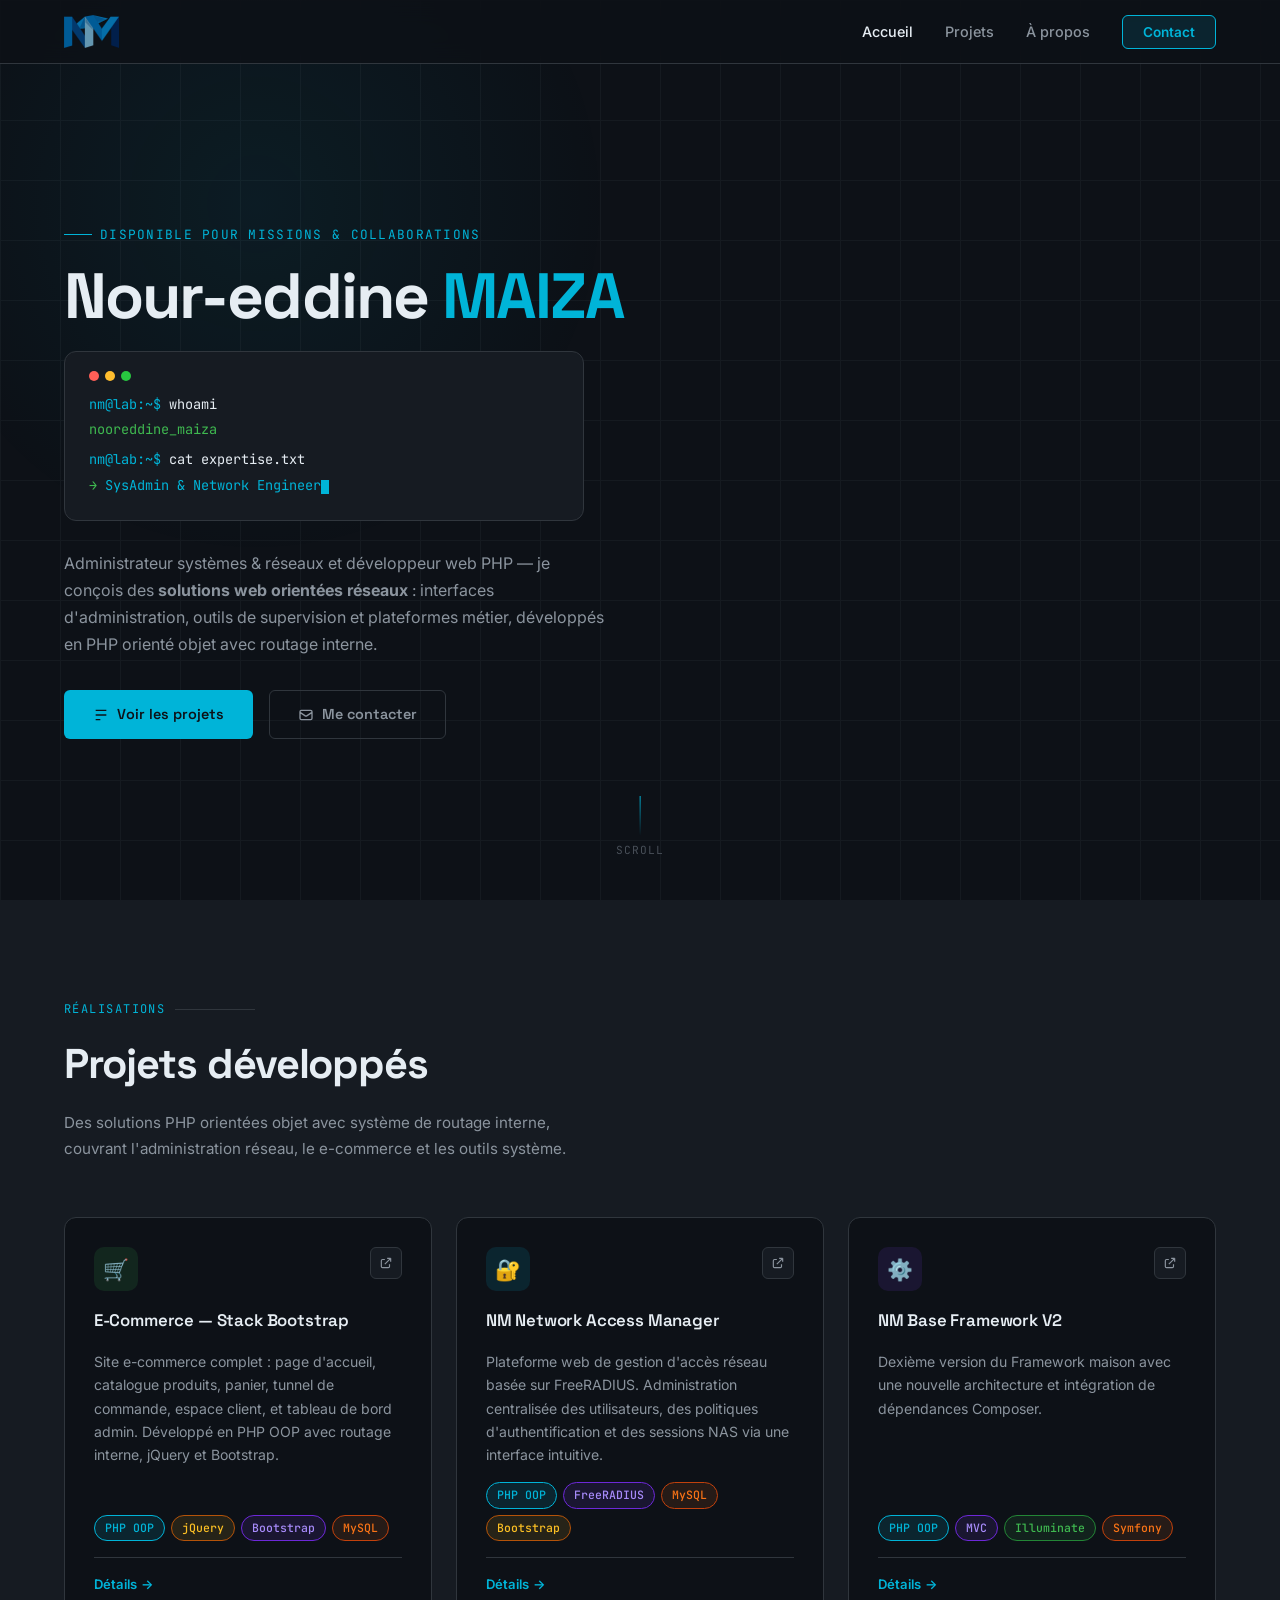
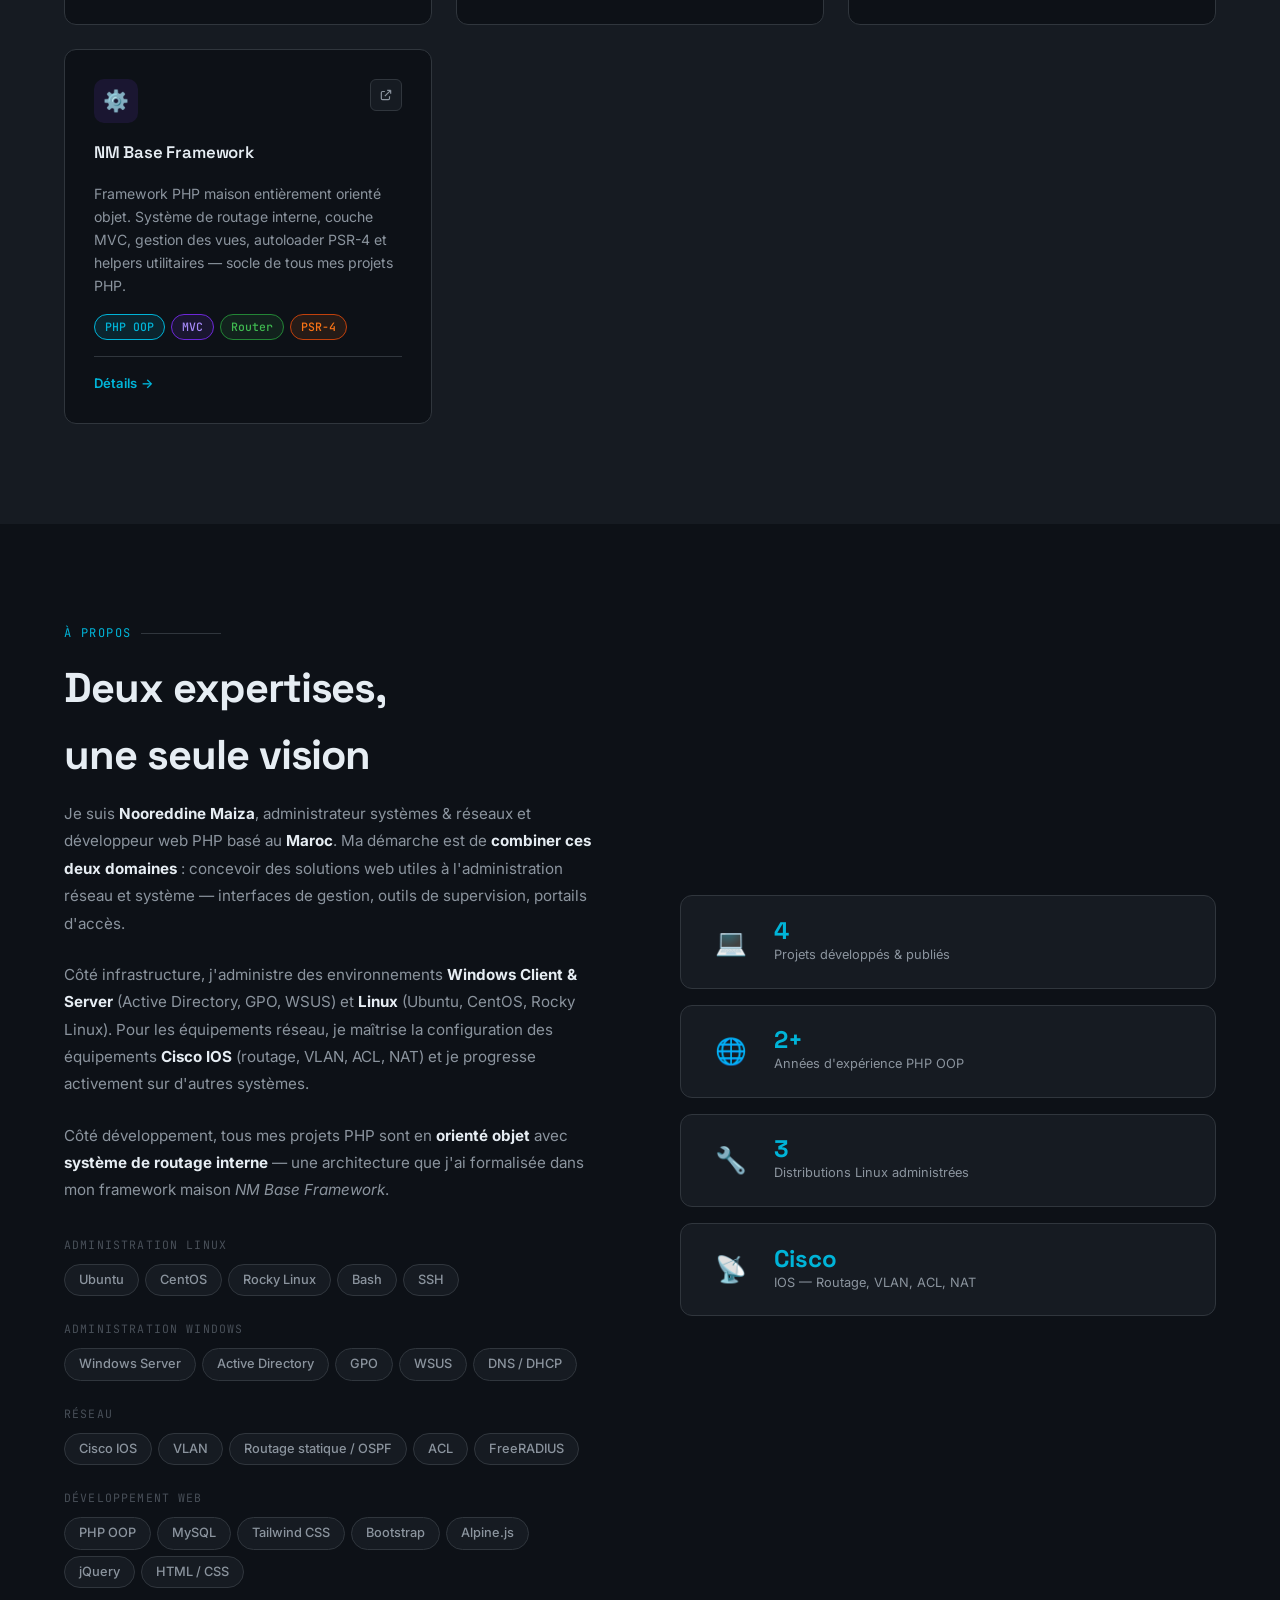
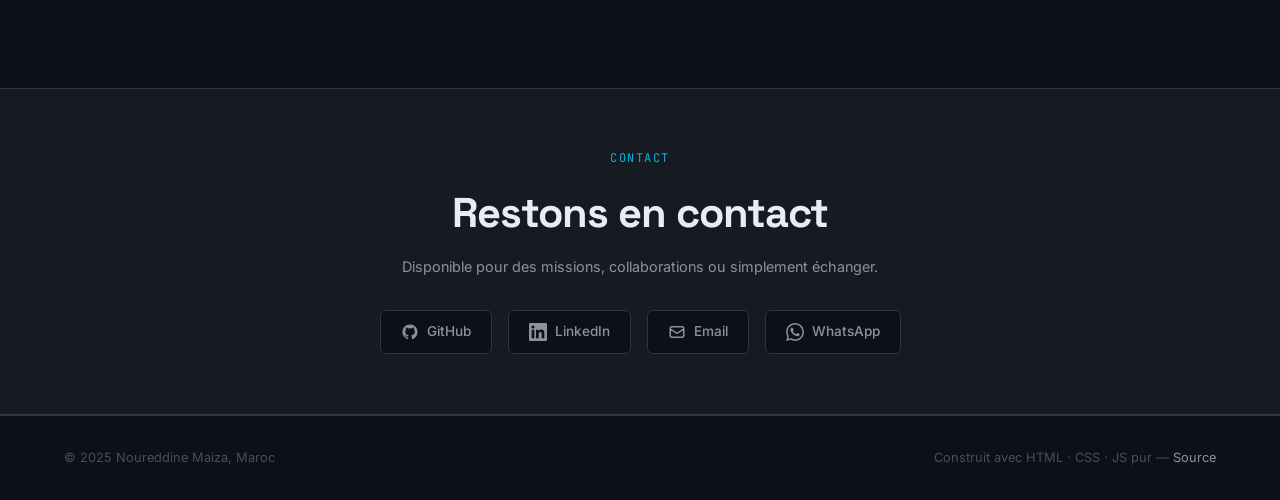
<file: index.html>
<!DOCTYPE html>
<html lang="fr">
<head>
  <meta charset="UTF-8" />
  <meta name="viewport" content="width=device-width, initial-scale=1.0" />
  <title>Nooreddine Maiza — SysAdmin & Développeur PHP</title>
  <meta name="description" content="Administrateur systèmes & réseaux, développeur web PHP orienté objet. Maroc." />
  <link rel="stylesheet" href="css/style.css" />
  <!-- Favicon placeholder -->
  <link rel="shortcut icon" href="images/favicon.ico" type="image/x-icon">
</head>
<body>

  <!-- ===================================================
       NAVIGATION
       =================================================== -->
  <nav class="nav">
    <a href="#home" class="nav-logo"><img src="images/NM_logo.png" style="max-width: 55px;" alt="NM_logo"></a>
    <ul class="nav-links">
      <li><a href="#home"     class="active">Accueil</a></li>
      <li><a href="#projects">Projets</a></li>
      <li><a href="#about">À propos</a></li>
      <li><a href="#contact" class="nav-cta">Contact</a></li>
    </ul>
    <div class="nav-burger" aria-label="Menu" role="button" tabindex="0">
      <span></span><span></span><span></span>
    </div>
  </nav>

  <!-- ===================================================
       HERO
       =================================================== -->
  <section id="home" class="hero">
    <div class="hero-content">

      <p class="hero-eyebrow">Disponible pour missions &amp; collaborations</p>

      <h1 class="hero-name">
        Nour-eddine <span class="accent">MAIZA</span>
      </h1>

      <!-- Terminal widget -->
      <div class="terminal">
        <div class="terminal-bar">
          <div class="terminal-dot"></div>
          <div class="terminal-dot"></div>
          <div class="terminal-dot"></div>
        </div>
        <div class="terminal-line">
          <span class="prompt">nm@lab:~$</span>
          <span class="cmd"> whoami</span>
        </div>
        <div class="terminal-line">
          <span class="out">nooreddine_maiza</span>
        </div>
        <div class="terminal-line" style="margin-top:8px;">
          <span class="prompt">nm@lab:~$</span>
          <span class="cmd"> cat expertise.txt</span>
        </div>
        <div class="terminal-line">
          <span class="out">→ </span>
          <span id="typed-text"></span><span class="cursor"></span>
        </div>
      </div>

      <p class="hero-desc">
        Administrateur systèmes &amp; réseaux et développeur web PHP — je conçois des
        <strong>solutions web orientées réseaux</strong> : interfaces d'administration,
        outils de supervision et plateformes métier, développés en PHP orienté objet
        avec routage interne.
      </p>

      <div class="hero-actions">
        <a href="#projects" class="btn btn-primary">
          <svg xmlns="http://www.w3.org/2000/svg" width="16" height="16" fill="none" viewBox="0 0 24 24" stroke="currentColor" stroke-width="2"><path d="M4 5h16M4 12h16M4 19h7"/></svg>
          Voir les projets
        </a>
        <a href="#contact" class="btn btn-outline">
          <svg xmlns="http://www.w3.org/2000/svg" width="16" height="16" fill="none" viewBox="0 0 24 24" stroke="currentColor" stroke-width="2"><path d="M3 8l7.89 5.26a2 2 0 002.22 0L21 8M5 19h14a2 2 0 002-2V7a2 2 0 00-2-2H5a2 2 0 00-2 2v10a2 2 0 002 2z"/></svg>
          Me contacter
        </a>
      </div>
    </div>

    <div class="hero-scroll">
      <div class="scroll-line"></div>
      scroll
    </div>
  </section>

  <!-- ===================================================
       PROJECTS
       =================================================== -->
  <section id="projects">
    <div class="section-label">Réalisations</div>
    <h2 class="section-title">Projets développés</h2>
    <p class="section-sub">
      Des solutions PHP orientées objet avec système de routage interne, couvrant
      l'administration réseau, le e-commerce et les outils système.
    </p>

    <div class="projects-grid">

      <!-- Projet 3 — E-commerce Bootstrap -->
      <div class="project-card fade-up">
        <div class="card-header">
          <div class="card-icon icon-shop">🛒</div>
          <div class="card-links">
            <a href="projects/nm-ecommerce-plateform-v1" class="card-link" title="Voir le projet">
              <svg xmlns="http://www.w3.org/2000/svg" width="14" height="14" fill="none" viewBox="0 0 24 24" stroke="currentColor" stroke-width="2"><path d="M10 6H6a2 2 0 00-2 2v10a2 2 0 002 2h10a2 2 0 002-2v-4M14 4h6m0 0v6m0-6L10 14"/></svg>
            </a>
          </div>
        </div>
        <div class="card-title">E-Commerce — Stack Bootstrap</div>
        <p class="card-desc">
          Site e-commerce complet : page d'accueil, catalogue produits, panier,
          tunnel de commande, espace client, et tableau de bord admin.
          Développé en PHP OOP avec routage interne, jQuery et Bootstrap.
        </p>
        <div class="card-tags">
          <span class="tag tag-cyan">PHP OOP</span>
          <span class="tag tag-yellow">jQuery</span>
          <span class="tag tag-violet">Bootstrap</span>
          <span class="tag tag-orange">MySQL</span>
        </div>
        <div class="card-footer">
          <a href="projects/nm-ecommerce-plateform-v1" class="card-more">
            Détails <span>→</span>
          </a>
        </div>
      </div>

      <!-- Projet 4 — E-commerce Tailwind -->
      <div class="project-card fade-up" style="display: none;">
        <div class="card-header">
          <div class="card-icon icon-shop">🛍️</div>
          <div class="card-links">
            <a href="#" class="card-link" title="Voir le projet">
              <svg xmlns="http://www.w3.org/2000/svg" width="14" height="14" fill="none" viewBox="0 0 24 24" stroke="currentColor" stroke-width="2"><path d="M10 6H6a2 2 0 00-2 2v10a2 2 0 002 2h10a2 2 0 002-2v-4M14 4h6m0 0v6m0-6L10 14"/></svg>
            </a>
          </div>
        </div>
        <div class="card-title">E-Commerce — Stack Tailwind</div>
        <p class="card-desc">
          Site e-commerce complet (refonte stack moderne) : page d'accueil, catalogue,
          panier, compte client et dashboard. PHP OOP, routage interne,
          Tailwind CSS et Alpine.js pour l'interactivité.
        </p>
        <div class="card-tags">
          <span class="tag tag-cyan">PHP OOP</span>
          <span class="tag tag-green">Tailwind CSS</span>
          <span class="tag tag-violet">Alpine.js</span>
          <span class="tag tag-orange">MySQL</span>
        </div>
        <div class="card-footer">
          <a href="#" class="card-more">
            Détails <span>→</span>
          </a>
        </div>
      </div>
      <!-- Projet 1 — FreeRADIUS -->
      <div class="project-card fade-up">
        <div class="card-header">
          <div class="card-icon icon-network">🔐</div>
          <div class="card-links">
            <a href="projects/nm-network-access-manager" class="card-link" title="Voir le projet">
              <svg xmlns="http://www.w3.org/2000/svg" width="14" height="14" fill="none" viewBox="0 0 24 24" stroke="currentColor" stroke-width="2"><path d="M10 6H6a2 2 0 00-2 2v10a2 2 0 002 2h10a2 2 0 002-2v-4M14 4h6m0 0v6m0-6L10 14"/></svg>
            </a>
          </div>
        </div>
        <div class="card-title">NM Network Access Manager</div>
        <p class="card-desc">
          Plateforme web de gestion d'accès réseau basée sur FreeRADIUS. Administration
          centralisée des utilisateurs, des politiques d'authentification et des sessions
          NAS via une interface intuitive.
        </p>
        <div class="card-tags">
          <span class="tag tag-cyan">PHP OOP</span>
          <span class="tag tag-violet">FreeRADIUS</span>
          <span class="tag tag-orange">MySQL</span>
          <span class="tag tag-yellow">Bootstrap</span>
        </div>
        <div class="card-footer">
          <a href="projects/nm-network-access-manager" class="card-more">
            Détails <span>→</span>
          </a>
        </div>
      </div>
      <!-- Projet  — Framework V2 PHP -->
      <div class="project-card fade-up">
        <div class="card-header">
          <div class="card-icon icon-framework">⚙️</div>
          <div class="card-links">
            <a href="projects/nm-base-framework-v2" class="card-link" title="Voir le projet">
              <svg xmlns="http://www.w3.org/2000/svg" width="14" height="14" fill="none" viewBox="0 0 24 24" stroke="currentColor" stroke-width="2"><path d="M10 6H6a2 2 0 00-2 2v10a2 2 0 002 2h10a2 2 0 002-2v-4M14 4h6m0 0v6m0-6L10 14"/></svg>
            </a>
          </div>
        </div>
        <div class="card-title">NM Base Framework V2</div>
        <p class="card-desc">
          Dexième version du Framework maison avec une nouvelle architecture et intégration de dépendances Composer.
        </p>
        <div class="card-tags">
          <span class="tag tag-cyan">PHP OOP</span>
          <span class="tag tag-violet">MVC</span>
          <span class="tag tag-green">Illuminate</span>
          <span class="tag tag-orange">Symfony</span>
        </div>
        <div class="card-footer">
          <a href="projects/nm-base-framework-V2" class="card-more">
            Détails <span>→</span>
          </a>
        </div>
      </div>


      <!-- Projet 2 — Framework PHP -->
      <div class="project-card fade-up">
        <div class="card-header">
          <div class="card-icon icon-framework">⚙️</div>
          <div class="card-links">
            <a href="projects/nm-base-framework" class="card-link" title="Voir le projet">
              <svg xmlns="http://www.w3.org/2000/svg" width="14" height="14" fill="none" viewBox="0 0 24 24" stroke="currentColor" stroke-width="2"><path d="M10 6H6a2 2 0 00-2 2v10a2 2 0 002 2h10a2 2 0 002-2v-4M14 4h6m0 0v6m0-6L10 14"/></svg>
            </a>
          </div>
        </div>
        <div class="card-title">NM Base Framework</div>
        <p class="card-desc">
          Framework PHP maison entièrement orienté objet. Système de routage interne,
          couche MVC, gestion des vues, autoloader PSR-4 et helpers utilitaires —
          socle de tous mes projets PHP.
        </p>
        <div class="card-tags">
          <span class="tag tag-cyan">PHP OOP</span>
          <span class="tag tag-violet">MVC</span>
          <span class="tag tag-green">Router</span>
          <span class="tag tag-orange">PSR-4</span>
        </div>
        <div class="card-footer">
          <a href="projects/nm-base-framework" class="card-more">
            Détails <span>→</span>
          </a>
        </div>
      </div>

    </div>
  </section>

  <!-- ===================================================
       ABOUT
       =================================================== -->
  <section id="about">
    <!-- Left column -->
    <div>
      <div class="section-label">À propos</div>
      <h2 class="section-title">Deux expertises,<br>une seule vision</h2>

      <p class="about-bio">
        Je suis <strong>Nooreddine Maiza</strong>, administrateur systèmes &amp; réseaux
        et développeur web PHP basé au <strong>Maroc</strong>. Ma démarche est de
        <strong>combiner ces deux domaines</strong> : concevoir des solutions web utiles
        à l'administration réseau et système — interfaces de gestion, outils de supervision,
        portails d'accès.
      </p>
      <p class="about-bio">
        Côté infrastructure, j'administre des environnements <strong>Windows Client &amp;
        Server</strong> (Active Directory, GPO, WSUS) et <strong>Linux</strong> (Ubuntu,
        CentOS, Rocky Linux). Pour les équipements réseau, je maîtrise la configuration
        des équipements <strong>Cisco IOS</strong> (routage, VLAN, ACL, NAT) et je
        progresse activement sur d'autres systèmes.
      </p>
      <p class="about-bio">
        Côté développement, tous mes projets PHP sont en <strong>orienté objet</strong>
        avec <strong>système de routage interne</strong> — une architecture que j'ai
        formalisée dans mon framework maison <em>NM Base Framework</em>.
      </p>

      <div class="skills-grid">
        <div>
          <p class="skill-group-title">Administration Linux</p>
          <div class="skill-pills">
            <span class="skill-pill">Ubuntu</span>
            <span class="skill-pill">CentOS</span>
            <span class="skill-pill">Rocky Linux</span>
            <span class="skill-pill">Bash</span>
            <span class="skill-pill">SSH</span>
          </div>
        </div>
        <div>
          <p class="skill-group-title">Administration Windows</p>
          <div class="skill-pills">
            <span class="skill-pill">Windows Server</span>
            <span class="skill-pill">Active Directory</span>
            <span class="skill-pill">GPO</span>
            <span class="skill-pill">WSUS</span>
            <span class="skill-pill">DNS / DHCP</span>
          </div>
        </div>
        <div>
          <p class="skill-group-title">Réseau</p>
          <div class="skill-pills">
            <span class="skill-pill">Cisco IOS</span>
            <span class="skill-pill">VLAN</span>
            <span class="skill-pill">Routage statique / OSPF</span>
            <span class="skill-pill">ACL</span>
            <span class="skill-pill">FreeRADIUS</span>
          </div>
        </div>
        <div>
          <p class="skill-group-title">Développement Web</p>
          <div class="skill-pills">
            <span class="skill-pill">PHP OOP</span>
            <span class="skill-pill">MySQL</span>
            <span class="skill-pill">Tailwind CSS</span>
            <span class="skill-pill">Bootstrap</span>
            <span class="skill-pill">Alpine.js</span>
            <span class="skill-pill">jQuery</span>
            <span class="skill-pill">HTML / CSS</span>
          </div>
        </div>
      </div>
    </div>

    <!-- Right column -->
    <div class="about-visual">
      <div class="stat-card fade-up">
        <div class="stat-icon">💻</div>
        <div class="stat-info">
          <div class="stat-value">4</div>
          <div class="stat-label">Projets développés & publiés</div>
        </div>
      </div>
      <div class="stat-card fade-up">
        <div class="stat-icon">🌐</div>
        <div class="stat-info">
          <div class="stat-value">2+</div>
          <div class="stat-label">Années d'expérience PHP OOP</div>
        </div>
      </div>
      <div class="stat-card fade-up">
        <div class="stat-icon">🔧</div>
        <div class="stat-info">
          <div class="stat-value">3</div>
          <div class="stat-label">Distributions Linux administrées</div>
        </div>
      </div>
      <div class="stat-card fade-up">
        <div class="stat-icon">📡</div>
        <div class="stat-info">
          <div class="stat-value">Cisco</div>
          <div class="stat-label">IOS — Routage, VLAN, ACL, NAT</div>
        </div>
      </div>
    </div>
  </section>

  <!-- ===================================================
       CONTACT / SOCIAL STRIP
       =================================================== -->
  <div id="contact" class="contact-strip">
    <div class="section-label" style="justify-content:center;">Contact</div>
    <h2 class="section-title">Restons en contact</h2>
    <p>Disponible pour des missions, collaborations ou simplement échanger.</p>

    <div class="social-links">

      <!-- GitHub -->
      <a href="https://github.com/nooreddinemaiza" target="_blank" rel="noopener" class="social-link">
        <svg viewBox="0 0 24 24" fill="currentColor" xmlns="http://www.w3.org/2000/svg">
          <path d="M12 2C6.477 2 2 6.484 2 12.017c0 4.425 2.865 8.18 6.839 9.504.5.092.682-.217.682-.483 0-.237-.008-.868-.013-1.703-2.782.605-3.369-1.343-3.369-1.343-.454-1.158-1.11-1.466-1.11-1.466-.908-.62.069-.608.069-.608 1.003.07 1.531 1.032 1.531 1.032.892 1.53 2.341 1.088 2.91.832.092-.647.35-1.088.636-1.338-2.22-.253-4.555-1.113-4.555-4.951 0-1.093.39-1.988 1.029-2.688-.103-.253-.446-1.272.098-2.65 0 0 .84-.27 2.75 1.026A9.564 9.564 0 0112 6.844c.85.004 1.705.115 2.504.337 1.909-1.296 2.747-1.027 2.747-1.027.546 1.379.202 2.398.1 2.651.64.7 1.028 1.595 1.028 2.688 0 3.848-2.339 4.695-4.566 4.943.359.309.678.92.678 1.855 0 1.338-.012 2.419-.012 2.747 0 .268.18.58.688.482A10.019 10.019 0 0022 12.017C22 6.484 17.522 2 12 2z"/>
        </svg>
        GitHub
      </a>

      <!-- LinkedIn -->
      <a href="https://linkedin.com/in/nooreddinemaiza" target="_blank" rel="noopener" class="social-link">
        <svg viewBox="0 0 24 24" fill="currentColor" xmlns="http://www.w3.org/2000/svg">
          <path d="M20.447 20.452h-3.554v-5.569c0-1.328-.027-3.037-1.852-3.037-1.853 0-2.136 1.445-2.136 2.939v5.667H9.351V9h3.414v1.561h.046c.477-.9 1.637-1.85 3.37-1.85 3.601 0 4.267 2.37 4.267 5.455v6.286zM5.337 7.433a2.062 2.062 0 01-2.063-2.065 2.064 2.064 0 112.063 2.065zm1.782 13.019H3.555V9h3.564v11.452zM22.225 0H1.771C.792 0 0 .774 0 1.729v20.542C0 23.227.792 24 1.771 24h20.451C23.2 24 24 23.227 24 22.271V1.729C24 .774 23.2 0 22.222 0h.003z"/>
        </svg>
        LinkedIn
      </a>

      <!-- Email -->
      <a href="mailto:nooreddine.maiza@gmail.com" class="social-link">
        <svg viewBox="0 0 24 24" fill="none" stroke="currentColor" stroke-width="2" xmlns="http://www.w3.org/2000/svg">
          <path d="M3 8l7.89 5.26a2 2 0 002.22 0L21 8M5 19h14a2 2 0 002-2V7a2 2 0 00-2-2H5a2 2 0 00-2 2v10a2 2 0 002 2z"/>
        </svg>
        Email
      </a>

      <!-- Telegram -->
      <!-- <a href="https://t.me/nooreddinemaiza" target="_blank" rel="noopener" class="social-link">
        <svg viewBox="0 0 24 24" fill="currentColor" xmlns="http://www.w3.org/2000/svg">
          <path d="M11.944 0A12 12 0 0 0 0 12a12 12 0 0 0 12 12 12 12 0 0 0 12-12A12 12 0 0 0 12 0a12 12 0 0 0-.056 0zm4.962 7.224c.1-.002.321.023.465.14a.506.506 0 0 1 .171.325c.016.093.036.306.02.472-.18 1.898-.962 6.502-1.36 8.627-.168.9-.499 1.201-.82 1.23-.696.065-1.225-.46-1.9-.902-1.056-.693-1.653-1.124-2.678-1.8-1.185-.78-.417-1.21.258-1.91.177-.184 3.247-2.977 3.307-3.23.007-.032.014-.15-.056-.212s-.174-.041-.249-.024c-.106.024-1.793 1.14-5.061 3.345-.48.33-.913.49-1.302.48-.428-.008-1.252-.241-1.865-.44-.752-.245-1.349-.374-1.297-.789.027-.216.325-.437.893-.663 3.498-1.524 5.83-2.529 6.998-3.014 3.332-1.386 4.025-1.627 4.476-1.635z"/>
        </svg>
        Telegram
      </a> -->

      <!-- WhatsApp -->
      <a href="https://wa.me/212690520974" target="_blank" rel="noopener" class="social-link">
        <svg viewBox="0 0 24 24" fill="currentColor" xmlns="http://www.w3.org/2000/svg">
          <path d="M17.472 14.382c-.297-.149-1.758-.867-2.03-.967-.273-.099-.471-.148-.67.15-.197.297-.767.966-.94 1.164-.173.199-.347.223-.644.075-.297-.15-1.255-.463-2.39-1.475-.883-.788-1.48-1.761-1.653-2.059-.173-.297-.018-.458.13-.606.134-.133.298-.347.446-.52.149-.174.198-.298.298-.497.099-.198.05-.371-.025-.52-.075-.149-.669-1.612-.916-2.207-.242-.579-.487-.5-.669-.51-.173-.008-.371-.01-.57-.01-.198 0-.52.074-.792.372-.272.297-1.04 1.016-1.04 2.479 0 1.462 1.065 2.875 1.213 3.074.149.198 2.096 3.2 5.077 4.487.709.306 1.262.489 1.694.625.712.227 1.36.195 1.871.118.571-.085 1.758-.719 2.006-1.413.248-.694.248-1.289.173-1.413-.074-.124-.272-.198-.57-.347m-5.421 7.403h-.004a9.87 9.87 0 01-5.031-1.378l-.361-.214-3.741.982.998-3.648-.235-.374a9.86 9.86 0 01-1.51-5.26c.001-5.45 4.436-9.884 9.888-9.884 2.64 0 5.122 1.03 6.988 2.898a9.825 9.825 0 012.893 6.994c-.003 5.45-4.437 9.884-9.885 9.884m8.413-18.297A11.815 11.815 0 0012.05 0C5.495 0 .16 5.335.157 11.892c0 2.096.547 4.142 1.588 5.945L.057 24l6.305-1.654a11.882 11.882 0 005.683 1.448h.005c6.554 0 11.89-5.335 11.893-11.893a11.821 11.821 0 00-3.48-8.413Z"/>
        </svg>
        WhatsApp
      </a>

    </div>
  </div>

  <!-- ===================================================
       FOOTER
       =================================================== -->
  <footer>
    <span>© 2025 Noureddine Maiza, Maroc</span>
    <span>
      Construit avec HTML · CSS · JS pur —
      <a href="https://github.com/nooreddinemaiza/nooreddinemaiza.github.io" target="_blank" rel="noopener">Source</a>
    </span>
  </footer>

  <script src="js/main.js"></script>
</body>
</html>
</file>
<file: css/style.css>
/* ============================================================
   NM Portfolio — Global Styles
   ============================================================ */

@import url('https://fonts.googleapis.com/css2?family=Space+Grotesk:wght@300;400;500;600;700&family=Inter:wght@300;400;500;600&family=JetBrains+Mono:wght@400;500&display=swap');

/* ---------- Tokens ---------- */
:root {
  --bg:          #0D1117;
  --surface:     #161B22;
  --surface-2:   #1C2333;
  --border:      #30363D;
  --cyan:        #00B4D8;
  --cyan-dim:    rgba(0, 180, 216, 0.12);
  --violet:      #7C3AED;
  --violet-dim:  rgba(124, 58, 237, 0.12);
  --green:       #3FB950;
  --text:        #E6EDF3;
  --text-muted:  #8B949E;
  --text-faint:  #484F58;
  --radius-sm:   6px;
  --radius:      12px;
  --radius-lg:   20px;
  --font-display:'Space Grotesk', sans-serif;
  --font-body:   'Inter', sans-serif;
  --font-mono:   'JetBrains Mono', monospace;
  --transition:  0.25s ease;
}

/* ---------- Reset ---------- */
*, *::before, *::after { box-sizing: border-box; margin: 0; padding: 0; }
html { scroll-behavior: smooth; }
body {
  background: var(--bg);
  color: var(--text);
  font-family: var(--font-body);
  font-size: 16px;
  line-height: 1.6;
  -webkit-font-smoothing: antialiased;
}
a { color: inherit; text-decoration: none; }
img { max-width: 100%; display: block; }
ul { list-style: none; }

/* ---------- Scrollbar ---------- */
::-webkit-scrollbar { width: 6px; }
::-webkit-scrollbar-track { background: var(--bg); }
::-webkit-scrollbar-thumb { background: var(--border); border-radius: 3px; }

/* ============================================================
   NAVIGATION
   ============================================================ */
.nav {
  position: fixed;
  top: 0; left: 0; right: 0;
  z-index: 100;
  display: flex;
  align-items: center;
  justify-content: space-between;
  padding: 0 5%;
  height: 64px;
  background: rgba(13, 17, 23, 0.85);
  backdrop-filter: blur(12px);
  border-bottom: 1px solid var(--border);
}

.nav-logo {
  font-family: var(--font-display);
  font-weight: 700;
  font-size: 1.25rem;
  letter-spacing: -0.02em;
}
.nav-logo span { color: var(--cyan); }

.nav-links {
  display: flex;
  gap: 2rem;
  align-items: center;
}
.nav-links a {
  font-size: 0.9rem;
  font-weight: 500;
  color: var(--text-muted);
  transition: color var(--transition);
}
.nav-links a:hover,
.nav-links a.active { color: var(--text); }

.nav-cta {
  padding: 8px 20px;
  background: var(--cyan-dim);
  border: 1px solid var(--cyan);
  border-radius: var(--radius-sm);
  color: var(--cyan) !important;
  font-size: 0.85rem !important;
  font-weight: 600 !important;
  transition: background var(--transition) !important;
}
.nav-cta:hover { background: rgba(0,180,216,0.22) !important; }

.nav-burger {
  display: none;
  flex-direction: column;
  gap: 5px;
  cursor: pointer;
  padding: 4px;
}
.nav-burger span {
  display: block;
  width: 22px; height: 2px;
  background: var(--text);
  border-radius: 2px;
  transition: var(--transition);
}

/* ============================================================
   HERO
   ============================================================ */
.hero {
  min-height: 100vh;
  display: flex;
  flex-direction: column;
  justify-content: center;
  align-items: flex-start;
  padding: 0 5%;
  padding-top: 64px;
  position: relative;
  overflow: hidden;
}

/* grid background */
.hero::before {
  content: '';
  position: absolute;
  inset: 0;
  background-image:
    linear-gradient(var(--border) 1px, transparent 1px),
    linear-gradient(90deg, var(--border) 1px, transparent 1px);
  background-size: 60px 60px;
  opacity: 0.25;
  pointer-events: none;
}
/* radial glow */
.hero::after {
  content: '';
  position: absolute;
  top: -20%; left: -10%;
  width: 60vw; height: 60vw;
  background: radial-gradient(circle, rgba(0,180,216,0.07) 0%, transparent 65%);
  pointer-events: none;
}

.hero-content { position: relative; z-index: 1; max-width: 750px; }

.hero-eyebrow {
  font-family: var(--font-mono);
  font-size: 0.8rem;
  color: var(--cyan);
  letter-spacing: 0.1em;
  text-transform: uppercase;
  margin-bottom: 1rem;
  display: flex;
  align-items: center;
  gap: 0.5rem;
}
.hero-eyebrow::before {
  content: '';
  display: inline-block;
  width: 28px; height: 1px;
  background: var(--cyan);
}

.hero-name {
  font-family: var(--font-display);
  font-size: clamp(2.4rem, 5vw, 4rem);
  font-weight: 700;
  line-height: 1.1;
  letter-spacing: -0.03em;
  margin-bottom: 1.2rem;
}
.hero-name .accent { color: var(--cyan); }

/* Terminal typing widget */
.terminal {
  background: var(--surface);
  border: 1px solid var(--border);
  border-radius: var(--radius);
  padding: 1.2rem 1.5rem;
  margin-bottom: 1.8rem;
  width: 100%;
  max-width: 520px;
  font-family: var(--font-mono);
  font-size: 0.85rem;
}
.terminal-bar {
  display: flex;
  gap: 6px;
  margin-bottom: 0.8rem;
}
.terminal-dot {
  width: 10px; height: 10px;
  border-radius: 50%;
}
.terminal-dot:nth-child(1) { background: #FF5F57; }
.terminal-dot:nth-child(2) { background: #FFBD2E; }
.terminal-dot:nth-child(3) { background: #28C840; }

.terminal-line {
  color: var(--text-muted);
  margin-bottom: 4px;
}
.terminal-line .prompt { color: var(--cyan); }
.terminal-line .cmd    { color: var(--text); }
.terminal-line .out    { color: var(--green); }
.terminal-line .out-v  { color: var(--violet); opacity: 0.9; }

#typed-text { color: var(--cyan); }
.cursor {
  display: inline-block;
  width: 8px; height: 1em;
  background: var(--cyan);
  vertical-align: text-bottom;
  animation: blink 1s step-end infinite;
}
@keyframes blink { 50% { opacity: 0; } }

.hero-desc {
  color: var(--text-muted);
  font-size: 1rem;
  max-width: 540px;
  margin-bottom: 2rem;
  line-height: 1.7;
}

.hero-actions { display: flex; gap: 1rem; flex-wrap: wrap; }

.btn {
  display: inline-flex;
  align-items: center;
  gap: 8px;
  padding: 12px 28px;
  border-radius: var(--radius-sm);
  font-family: var(--font-display);
  font-weight: 600;
  font-size: 0.9rem;
  cursor: pointer;
  transition: all var(--transition);
  border: 1px solid transparent;
}
.btn-primary {
  background: var(--cyan);
  color: #0D1117;
}
.btn-primary:hover { background: #0099bb; }

.btn-outline {
  background: transparent;
  border-color: var(--border);
  color: var(--text-muted);
}
.btn-outline:hover { border-color: var(--cyan); color: var(--cyan); }

/* scroll indicator */
.hero-scroll {
  position: absolute;
  bottom: 2.5rem;
  left: 50%;
  transform: translateX(-50%);
  display: flex;
  flex-direction: column;
  align-items: center;
  gap: 6px;
  color: var(--text-faint);
  font-size: 0.7rem;
  letter-spacing: 0.1em;
  text-transform: uppercase;
  font-family: var(--font-mono);
  animation: fadeInUp 1s 1.5s both;
}
.scroll-line {
  width: 1px; height: 40px;
  background: linear-gradient(to bottom, var(--cyan), transparent);
  animation: scrollPulse 2s ease-in-out infinite;
}
@keyframes scrollPulse { 0%,100% { opacity:0.3; } 50% { opacity:1; } }
@keyframes fadeInUp { from { opacity:0; transform: translate(-50%,10px); } to { opacity:1; transform: translate(-50%,0); } }

/* ============================================================
   SECTIONS SHARED
   ============================================================ */
section { padding: 100px 5%; }

.section-label {
  font-family: var(--font-mono);
  font-size: 0.75rem;
  color: var(--cyan);
  letter-spacing: 0.12em;
  text-transform: uppercase;
  margin-bottom: 0.75rem;
  display: flex;
  align-items: center;
  gap: 0.6rem;
}
.section-label::after {
  content: '';
  flex: 1;
  height: 1px;
  background: var(--border);
  max-width: 80px;
}

.section-title {
  font-family: var(--font-display);
  font-size: clamp(1.8rem, 3.5vw, 2.6rem);
  font-weight: 700;
  letter-spacing: -0.025em;
  margin-bottom: 0.75rem;
}

.section-sub {
  color: var(--text-muted);
  font-size: 0.95rem;
  max-width: 520px;
  margin-bottom: 3.5rem;
  line-height: 1.7;
}

/* ============================================================
   PROJECTS SECTION
   ============================================================ */
#projects { background: var(--surface); }

.projects-grid {
  display: grid;
  grid-template-columns: repeat(auto-fill, minmax(320px, 1fr));
  gap: 1.5rem;
}

.project-card {
  background: var(--bg);
  border: 1px solid var(--border);
  border-radius: var(--radius);
  padding: 1.8rem;
  display: flex;
  flex-direction: column;
  gap: 1rem;
  transition: border-color var(--transition), transform var(--transition), box-shadow var(--transition);
  position: relative;
  overflow: hidden;
}
.project-card::before {
  content: '';
  position: absolute;
  top: 0; left: 0; right: 0;
  height: 2px;
  background: linear-gradient(90deg, var(--cyan), var(--violet));
  opacity: 0;
  transition: opacity var(--transition);
}
.project-card:hover {
  border-color: var(--cyan);
  transform: translateY(-4px);
  box-shadow: 0 12px 40px rgba(0,0,0,0.4);
}
.project-card:hover::before { opacity: 1; }

.card-header {
  display: flex;
  justify-content: space-between;
  align-items: flex-start;
}
.card-icon {
  width: 44px; height: 44px;
  border-radius: 10px;
  display: flex;
  align-items: center;
  justify-content: center;
  font-size: 1.3rem;
}
.icon-network { background: var(--cyan-dim); }
.icon-framework { background: var(--violet-dim); }
.icon-shop { background: rgba(63, 185, 80, 0.12); }

.card-links { display: flex; gap: 0.5rem; }
.card-link {
  width: 32px; height: 32px;
  border-radius: var(--radius-sm);
  background: var(--surface);
  border: 1px solid var(--border);
  display: flex;
  align-items: center;
  justify-content: center;
  color: var(--text-muted);
  font-size: 0.9rem;
  transition: all var(--transition);
}
.card-link:hover { border-color: var(--cyan); color: var(--cyan); }

.card-title {
  font-family: var(--font-display);
  font-size: 1.05rem;
  font-weight: 600;
  letter-spacing: -0.01em;
}

.card-desc {
  color: var(--text-muted);
  font-size: 0.88rem;
  line-height: 1.65;
  flex: 1;
}

.card-tags {
  display: flex;
  flex-wrap: wrap;
  gap: 6px;
}
.tag {
  padding: 3px 10px;
  border-radius: 20px;
  font-size: 0.72rem;
  font-family: var(--font-mono);
  font-weight: 500;
  border: 1px solid;
}
.tag-cyan   { color: var(--cyan);   border-color: var(--cyan);   background: var(--cyan-dim); }
.tag-violet { color: #A78BFA;        border-color: #6D28D9;       background: var(--violet-dim); }
.tag-green  { color: var(--green);  border-color: #238636;       background: rgba(63,185,80,0.1); }
.tag-orange { color: #F97316;        border-color: #C2410C;       background: rgba(249,115,22,0.1); }
.tag-yellow { color: #FBBF24;        border-color: #B45309;       background: rgba(251,191,36,0.1); }

.card-footer {
  padding-top: 1rem;
  border-top: 1px solid var(--border);
  display: flex;
  align-items: center;
  justify-content: space-between;
}
.card-more {
  font-size: 0.82rem;
  color: var(--cyan);
  font-weight: 600;
  display: flex;
  align-items: center;
  gap: 4px;
  transition: gap var(--transition);
}
.card-more:hover { gap: 8px; }

/* ============================================================
   ABOUT SECTION
   ============================================================ */
#about {
  display: grid;
  grid-template-columns: 1fr 1fr;
  gap: 5rem;
  align-items: center;
}

.about-bio {
  color: var(--text-muted);
  font-size: 0.95rem;
  line-height: 1.8;
  margin-bottom: 1.5rem;
}
.about-bio strong { color: var(--text); }

.skills-grid {
  display: flex;
  flex-direction: column;
  gap: 1.5rem;
  margin-top: 2rem;
}

.skill-group-title {
  font-family: var(--font-mono);
  font-size: 0.72rem;
  color: var(--text-faint);
  letter-spacing: 0.1em;
  text-transform: uppercase;
  margin-bottom: 0.6rem;
}

.skill-pills {
  display: flex;
  flex-wrap: wrap;
  gap: 6px;
}

.skill-pill {
  padding: 5px 14px;
  border-radius: 20px;
  font-size: 0.8rem;
  font-weight: 500;
  background: var(--surface);
  border: 1px solid var(--border);
  color: var(--text-muted);
  transition: all var(--transition);
}
.skill-pill:hover { border-color: var(--cyan); color: var(--cyan); }

/* About right - visual card stack */
.about-visual {
  position: relative;
  display: flex;
  flex-direction: column;
  gap: 1rem;
}

.stat-card {
  background: var(--surface);
  border: 1px solid var(--border);
  border-radius: var(--radius);
  padding: 1.4rem 1.6rem;
  display: flex;
  align-items: center;
  gap: 1.2rem;
  transition: border-color var(--transition);
}
.stat-card:hover { border-color: var(--border); }

.stat-icon {
  font-size: 1.6rem;
  width: 48px;
  text-align: center;
}

.stat-info { flex: 1; }
.stat-value {
  font-family: var(--font-display);
  font-size: 1.5rem;
  font-weight: 700;
  color: var(--cyan);
  line-height: 1;
  margin-bottom: 2px;
}
.stat-label {
  font-size: 0.8rem;
  color: var(--text-muted);
}

/* ============================================================
   CONTACT / SOCIAL STRIP
   ============================================================ */
.contact-strip {
  background: var(--surface);
  border-top: 1px solid var(--border);
  border-bottom: 1px solid var(--border);
  padding: 60px 5%;
  text-align: center;
}

.contact-strip .section-label { justify-content: center; }
.contact-strip .section-label::after { display: none; }
.contact-strip .section-title { text-align: center; margin-bottom: 0.5rem; }
.contact-strip p { color: var(--text-muted); font-size: 0.9rem; margin-bottom: 2rem; }

.social-links {
  display: flex;
  justify-content: center;
  gap: 1rem;
  flex-wrap: wrap;
}

.social-link {
  display: flex;
  align-items: center;
  gap: 8px;
  padding: 10px 20px;
  background: var(--bg);
  border: 1px solid var(--border);
  border-radius: var(--radius-sm);
  color: var(--text-muted);
  font-size: 0.85rem;
  font-weight: 500;
  transition: all var(--transition);
}
.social-link svg { width: 18px; height: 18px; }
.social-link:hover { color: var(--cyan); border-color: var(--cyan); background: var(--cyan-dim); }

/* ============================================================
   FOOTER
   ============================================================ */
footer {
  padding: 2rem 5%;
  display: flex;
  align-items: center;
  justify-content: space-between;
  border-top: 1px solid var(--border);
  font-size: 0.8rem;
  color: var(--text-faint);
}
footer a { color: var(--text-muted); transition: color var(--transition); }
footer a:hover { color: var(--cyan); }

/* ============================================================
   PROJECT PAGE
   ============================================================ */
.project-page { padding-top: 64px; }

.project-hero {
  padding: 80px 5% 60px;
  border-bottom: 1px solid var(--border);
  background: var(--surface);
}
.project-hero-back {
  display: inline-flex;
  align-items: center;
  gap: 6px;
  color: var(--text-muted);
  font-size: 0.85rem;
  margin-bottom: 2rem;
  transition: color var(--transition);
}
.project-hero-back:hover { color: var(--cyan); }

.project-hero-title {
  font-family: var(--font-display);
  font-size: clamp(2rem, 4vw, 3.2rem);
  font-weight: 700;
  letter-spacing: -0.03em;
  margin-bottom: 1rem;
}
.project-hero-desc {
  color: var(--text-muted);
  max-width: 620px;
  line-height: 1.7;
  font-size: 0.98rem;
  margin-bottom: 1.5rem;
}
.project-hero-meta {
  display: flex;
  gap: 2rem;
  flex-wrap: wrap;
  margin-top: 1.5rem;
}
.project-meta-item { font-size: 0.82rem; }
.project-meta-item .label {
  color: var(--text-faint);
  text-transform: uppercase;
  letter-spacing: 0.08em;
  font-family: var(--font-mono);
  font-size: 0.7rem;
  display: block;
  margin-bottom: 4px;
}
.project-meta-item .value { color: var(--text); font-weight: 500; }

.project-body {
  padding: 80px 5%;
  display: grid;
  grid-template-columns: 1fr 340px;
  gap: 5rem;
  max-width: 1200px;
}

.project-section-title {
  font-family: var(--font-display);
  font-size: 1.15rem;
  font-weight: 600;
  margin-bottom: 1rem;
  color: var(--text);
}
.project-text {
  color: var(--text-muted);
  font-size: 0.92rem;
  line-height: 1.8;
  margin-bottom: 2rem;
}

.feature-list {
  display: flex;
  flex-direction: column;
  gap: 0.75rem;
  margin-bottom: 2.5rem;
}
.feature-item {
  display: flex;
  align-items: flex-start;
  gap: 10px;
  font-size: 0.88rem;
  color: var(--text-muted);
}
.feature-item::before {
  content: '▸';
  color: var(--cyan);
  flex-shrink: 0;
  margin-top: 2px;
}

.project-sidebar {
  position: sticky;
  top: 84px;
  align-self: start;
}

.sidebar-card {
  background: var(--surface);
  border: 1px solid var(--border);
  border-radius: var(--radius);
  padding: 1.5rem;
  margin-bottom: 1rem;
}
.sidebar-card-title {
  font-family: var(--font-mono);
  font-size: 0.72rem;
  color: var(--text-faint);
  text-transform: uppercase;
  letter-spacing: 0.1em;
  margin-bottom: 1rem;
}

.tech-stack-item {
  display: flex;
  align-items: center;
  gap: 10px;
  padding: 8px 0;
  border-bottom: 1px solid var(--border);
  font-size: 0.85rem;
  color: var(--text-muted);
}
.tech-stack-item:last-child { border-bottom: none; }
.tech-dot {
  width: 6px; height: 6px;
  border-radius: 50%;
  background: var(--cyan);
  flex-shrink: 0;
}

/* ============================================================
   ANIMATIONS
   ============================================================ */
.fade-up {
  opacity: 0;
  transform: translateY(24px);
  transition: opacity 0.6s ease, transform 0.6s ease;
}
.fade-up.visible {
  opacity: 1;
  transform: translateY(0);
}

/* ============================================================
   RESPONSIVE
   ============================================================ */
@media (max-width: 900px) {
  #about {
    grid-template-columns: 1fr;
    gap: 3rem;
  }
  .project-body {
    grid-template-columns: 1fr;
    gap: 3rem;
  }
  .project-sidebar { position: static; }
}

@media (max-width: 700px) {
  .nav-links { display: none; }
  .nav-burger { display: flex; }
  .nav-links.open {
    display: flex;
    flex-direction: column;
    position: fixed;
    top: 64px; left: 0; right: 0;
    background: var(--surface);
    border-bottom: 1px solid var(--border);
    padding: 1.5rem 5%;
    gap: 1.2rem;
  }
  .projects-grid { grid-template-columns: 1fr; }
  footer { flex-direction: column; gap: 0.75rem; text-align: center; }
}
</file>
